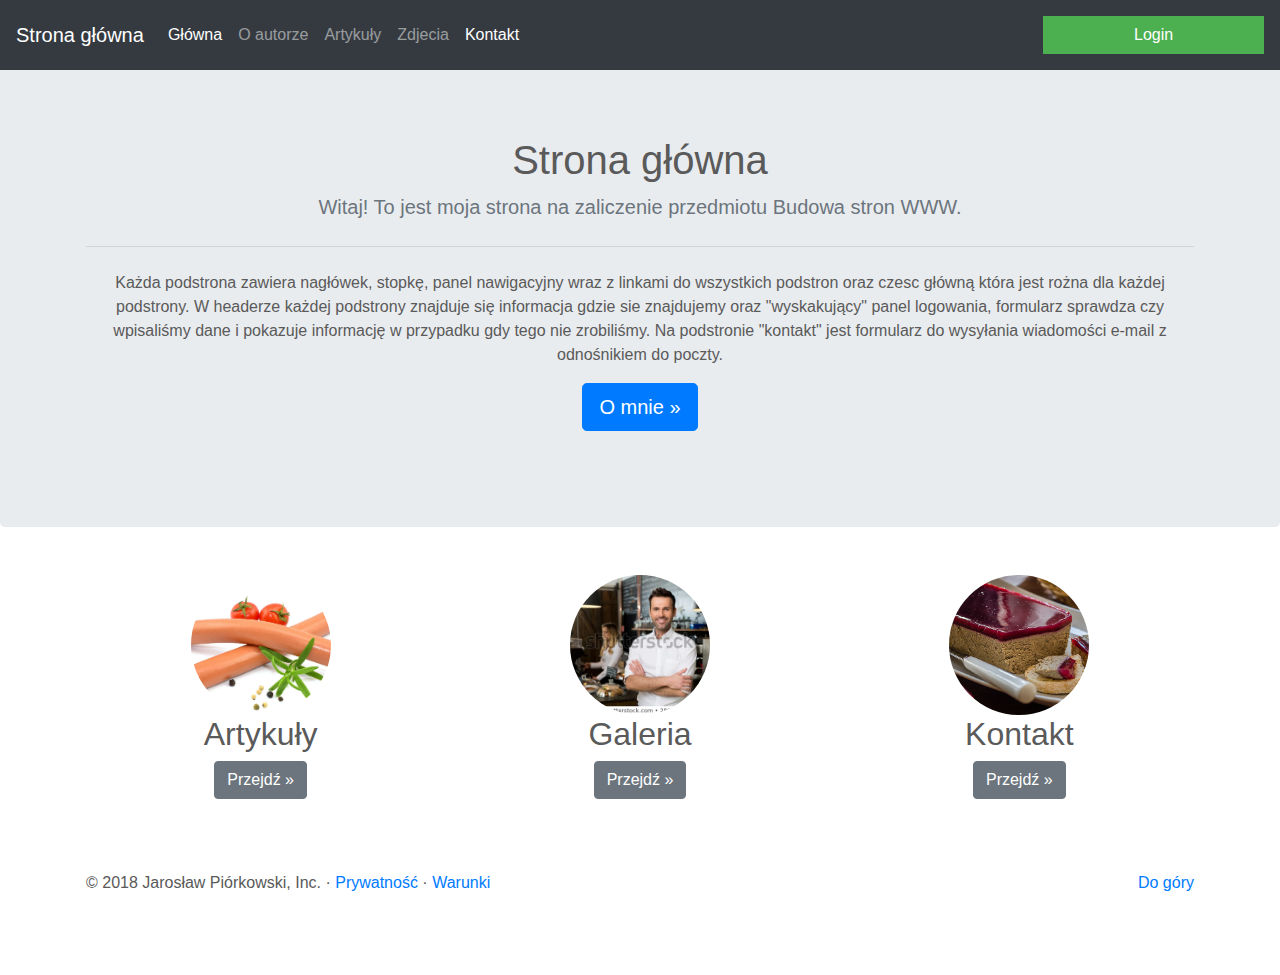
<file: index.html>
<!doctype html>
<html lang="en">
  <head>
    <meta charset="utf-8">
    <meta name="viewport" content="width=device-width, initial-scale=1, shrink-to-fit=no">
    <meta name="description" content="">
    <meta name="author" content="Jarosław Piórkowski">
    <link rel="icon" href="favicon.ico">

    <title>Budowa stron WWW Z3</title>

    <!-- Bootstrap core CSS -->
    <link href="dist/css/bootstrap.min.css" rel="stylesheet">

    <!-- Custom styles for this template -->
    <link href="assets/css/carousel.css" rel="stylesheet">
    <link href="assets/css/modal_login.css" rel="stylesheet">
  </head>
  <body>

    <header>
      <nav class="navbar navbar-expand-lg navbar-dark fixed-top bg-dark">
        <a class="navbar-brand" href="index.html">Strona główna</a>
        <button class="navbar-toggler" type="button" data-toggle="collapse" data-target="#navbarCollapse" aria-controls="navbarCollapse" aria-expanded="false" aria-label="Toggle navigation">
          <span class="navbar-toggler-icon"></span>
        </button>
        <div class="collapse navbar-collapse" id="navbarCollapse">
          <ul class="navbar-nav mr-auto">
            <li class="nav-item active">
              <a class="nav-link" href="index.html">Główna</a>
            </li>
            <li class="nav-item">
              <a class="nav-link" href="o_autorze.html">O autorze</a>
            </li>
			<li class="nav-item">
              <a class="nav-link" href="artykuly.html">Artykuły</a>
            </li>
			<li class="nav-item">
              <a class="nav-link" href="zdjecia.html">Zdjecia</a>
            </li>
			<li class="nav-item active">
              <a class="nav-link" href="kontakt.html">Kontakt<span class="sr-only">(current)</span></a>
            </li>
          </ul>
        <!-- Button to open the modal login form -->
		<button onclick="document.getElementById('id01').style.display='block'">Login</button>

			<!-- The Modal -->
			<div id="id01" class="modal">
			  <span onclick="document.getElementById('id01').style.display='none'"
			class="close" title="Close Modal">&times;</span>

			  <!-- Modal Content -->
			  <form class="modal-content animate" action="/action_page.php">

				<div class="container vertical-center">
				  <label for="uname"><b>Username</b></label>
				  <input type="text" placeholder="Enter Username" name="uname" required><br>

				  <label for="psw"><b>Password</b></label>
				  <input type="password" placeholder="Enter Password" name="psw" required><br>

				  <p><button type="submit" OnClick="return wezZaloguj()">Login</button>
				  <label>
					<input type="checkbox" checked="checked" name="remember"> Remember me
				  </label>
				</div>

				<div class="container" style="background-color:#f1f1f1">
				  <button type="button" onclick="document.getElementById('id01').style.display='none'" class="cancelbtn">Cancel</button>
				  <span class="psw">Forgot <a href="#">password?</a></span>
				</div>
			  </form>
			</div> 
        </div>
      </nav>
    </header>

    <main role="main">
	
	
		
	  <section class="jumbotron text-center">
        <div class="container">
          <h1 class="jumbotron-heading">Strona główna</h1>
          <p class="lead text-muted">Witaj! To jest moja strona na zaliczenie przedmiotu Budowa stron WWW.</p>
		  <hr class="my-4">
		  <p>Każda podstrona zawiera nagłówek, stopkę, panel nawigacyjny wraz z linkami do wszystkich podstron oraz czesc główną która jest rożna dla każdej podstrony. W headerze każdej podstrony znajduje się informacja gdzie sie znajdujemy oraz "wyskakujący" panel logowania, formularz sprawdza czy wpisaliśmy dane i pokazuje informację w przypadku gdy tego nie zrobiliśmy. Na podstronie "kontakt" jest formularz do wysyłania wiadomości e-mail z odnośnikiem do poczty.</p>
		  <p class="lead">
		  <a class="btn btn-primary btn-lg" href="o_autorze.html" role="button">O mnie &raquo;</a>
		  
        </div>
      </section>
	  
	  
	  
	 <!-- 
		  <div class="jumbotron">
		  <h1 class="display-4">Strona główna</h1>
		  <br>
		  <h1 class="lead">Witaj!</h1>
		  <p class="lead">To jest moja strona na zaliczenie pracy domowej z przedmiotu Budowa stron WWW.</p>
		  <hr class="my-4">
		  <p>Każda podstrona zawiera nagłówek, stopkę, panel nawigacyjny wraz z linkami do wszystkich podstron oraz czesc główną która jest rożna dla każdej podstrony. W headerze każdej podstrony znajduje się informacja gdzie sie znajdujemy.</p>
		  <p class="lead">
			<a class="btn btn-primary btn-lg" href="o_autorze.html" role="button">O mnie &raquo;</a>
		  </p>
		</div> 
	 -->
		
		
      <!-- 
	  
			<div id="myCarousel" class="carousel slide" data-ride="carousel" data-keyboard="true">
        <ol class="carousel-indicators">
          <li data-target="#myCarousel" data-slide-to="0" class="active"></li>
          <li data-target="#myCarousel" data-slide-to="1"></li>
          <li data-target="#myCarousel" data-slide-to="2"></li>
        </ol>
        <div class="carousel-inner">
          <div class="carousel-item active">
            <img class="first-slide" src="photo/bies1.jpg" alt="First slide" style="object-fit:cover">
            <div class="container">
              <div class="carousel-caption text-left">
                <h1>Rzucić wszystko...</h1>
                <p>... I wyjechać w Bieszczady! Bieszczady – grupa dwóch pasm górskich w łańcuchu Karpat. Pasma Bieszczadów znajdują się między Przełęczą Łupkowską (640 m n.p.m.) a Przełęczą Wyszkowską (933 m n.p.m.).</p>
                <p><a class="btn btn-lg btn-primary" href="#" role="button">Wyjedź!</a></p>
              </div>
            </div>
          </div>
          <div class="carousel-item">
            <img class="second-slide" src="photo/zam1.jpg" alt="Second slide" style="object-fit:cover">
            <div class="container">
              <div class="carousel-caption">
                <h1>Lubisz zamki? Mamy coś dla ciebie!</h1>
                <p>Zamek – zespół elementów warownych i budynków mieszkalnych powiązanych w zamknięty obwód obronny, powstały w ustroju feudalnym jako ośrodek władzy książęcej, siedziba możnowładcy, siedziba rycerza lub placówka militarna.</p>
                <p><a class="btn btn-lg btn-primary" href="#" role="button">Zobacz więcej</a></p>
              </div>
            </div>
          </div>
          <div class="carousel-item">
            <img class="third-slide" src="photo/morze1.jpg" alt="Third slide" style="object-fit:cover">
            <div class="container">
              <div class="carousel-caption text-right">
                <h1>A może morze?</h1>
                <p>Morze – naturalny zbiornik wodny, część oceanu, mniej lub bardziej wyraźnie oddzielona od pozostałych jego części brzegami kontynentu, wyspami lub wzniesieniem dna.</p>
                <p><a class="btn btn-lg btn-primary" href="#" role="button">Zobacz mniej</a></p>
              </div>
            </div>
          </div>
        </div>
        <a class="carousel-control-prev" href="#myCarousel" role="button" data-slide="prev">
          <span class="carousel-control-prev-icon" aria-hidden="true"></span>
          <span class="sr-only">Previous</span>
        </a>
        <a class="carousel-control-next" href="#myCarousel" role="button" data-slide="next">
          <span class="carousel-control-next-icon" aria-hidden="true"></span>
          <span class="sr-only">Next</span>
        </a>
      </div> 
	  
	  -->


      <!-- Marketing messaging and featurettes
      ================================================== -->
      <!-- Wrap the rest of the page in another container to center all the content. -->

      <div class="container marketing">

        <!-- Three columns of text below the carousel -->
        <div class="row">
          <div class="col-lg-4">
            <img class="rounded-circle" src="photo/par1.jpg" alt="Generic placeholder image" width="140" height="140" style="object-fit:cover">
            <h2>Artykuły</h2>
            <p><a class="btn btn-secondary" href="artykuly.html" role="button">Przejdź &raquo;</a></p>
          </div><!-- /.col-lg-4 -->
          <div class="col-lg-4">
            <img class="rounded-circle" src="photo/shut.jpg" alt="Generic placeholder image" width="140" height="140" style="object-fit:cover">
            <h2>Galeria</h2>
            <p><a class="btn btn-secondary" href="zdjecia.html" role="button">Przejdź &raquo;</a></p>
          </div><!-- /.col-lg-4 -->
          <div class="col-lg-4">
            <img class="rounded-circle" src="photo/pasz.jpg" alt="Generic placeholder image" width="140" height="140" style="object-fit:cover">
            <h2>Kontakt</h2>
            <p><a class="btn btn-secondary" href="kontakt.html" role="button">Przejdź &raquo;</a></p>
          </div><!-- /.col-lg-4 -->
        </div><!-- /.row -->

      </div><!-- /.container -->


      <!-- FOOTER -->
      <footer class="container">
        <p class="float-right"><a href="#">Do góry</a></p>
        <p>&copy; 2018 Jarosław Piórkowski, Inc. &middot; <a href="#">Prywatność</a> &middot; <a href="#">Warunki</a></p>
      </footer>
    </main>

    <!-- Bootstrap core JavaScript
    ================================================== -->
    <!-- Placed at the end of the document so the pages load faster -->
    <script src="https://code.jquery.com/jquery-3.3.1.slim.min.js" integrity="sha384-q8i/X+965DzO0rT7abK41JStQIAqVgRVzpbzo5smXKp4YfRvH+8abtTE1Pi6jizo" crossorigin="anonymous"></script>
    <script>window.jQuery || document.write('<script src="../../assets/js/vendor/jquery-slim.min.js"><\/script>')</script>
    <script src="assets/js/vendor/popper.min.js"></script>
    <script src="dist/js/bootstrap.min.js"></script>
    <!-- Just to make our placeholder images work. Don't actually copy the next line! -->
    <script src="assets/js/vendor/holder.min.js"></script>
	<script src="assets/js/javascript.js"></script>
  </body>
</html>
</file>
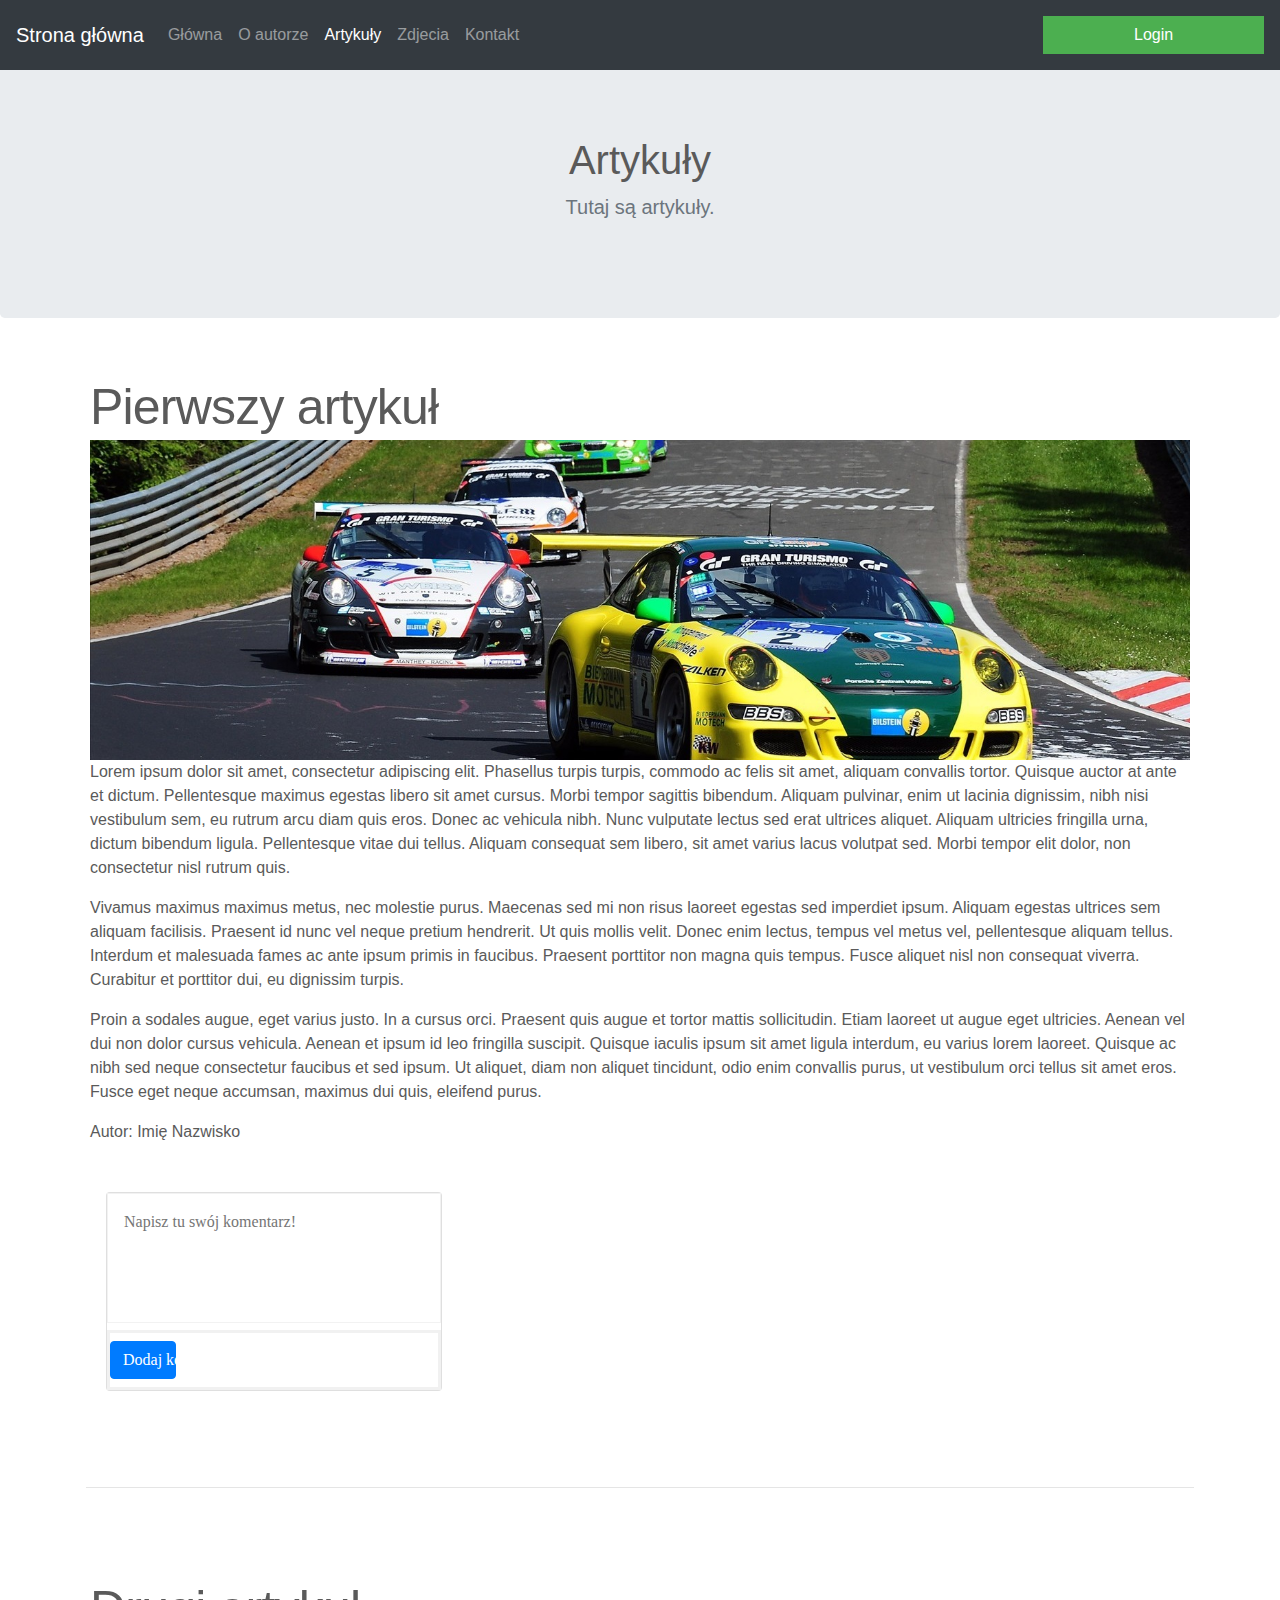
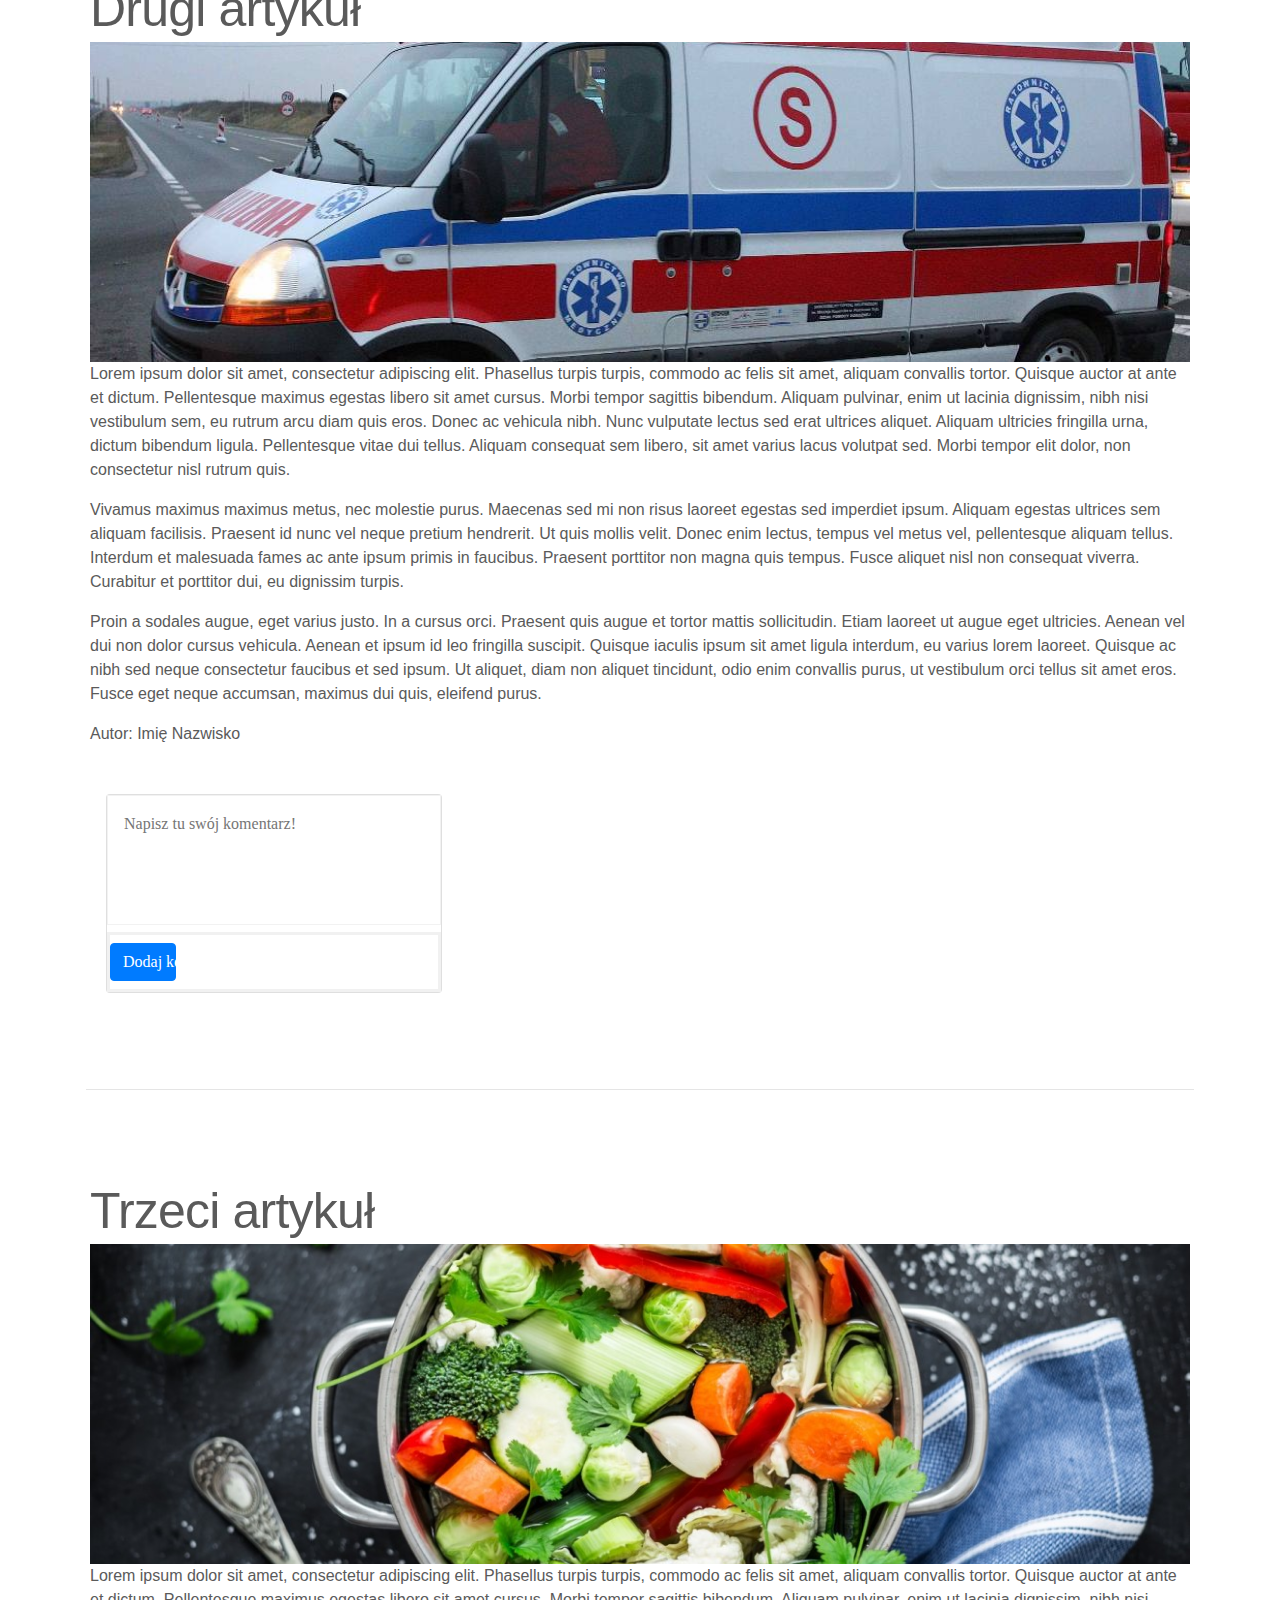
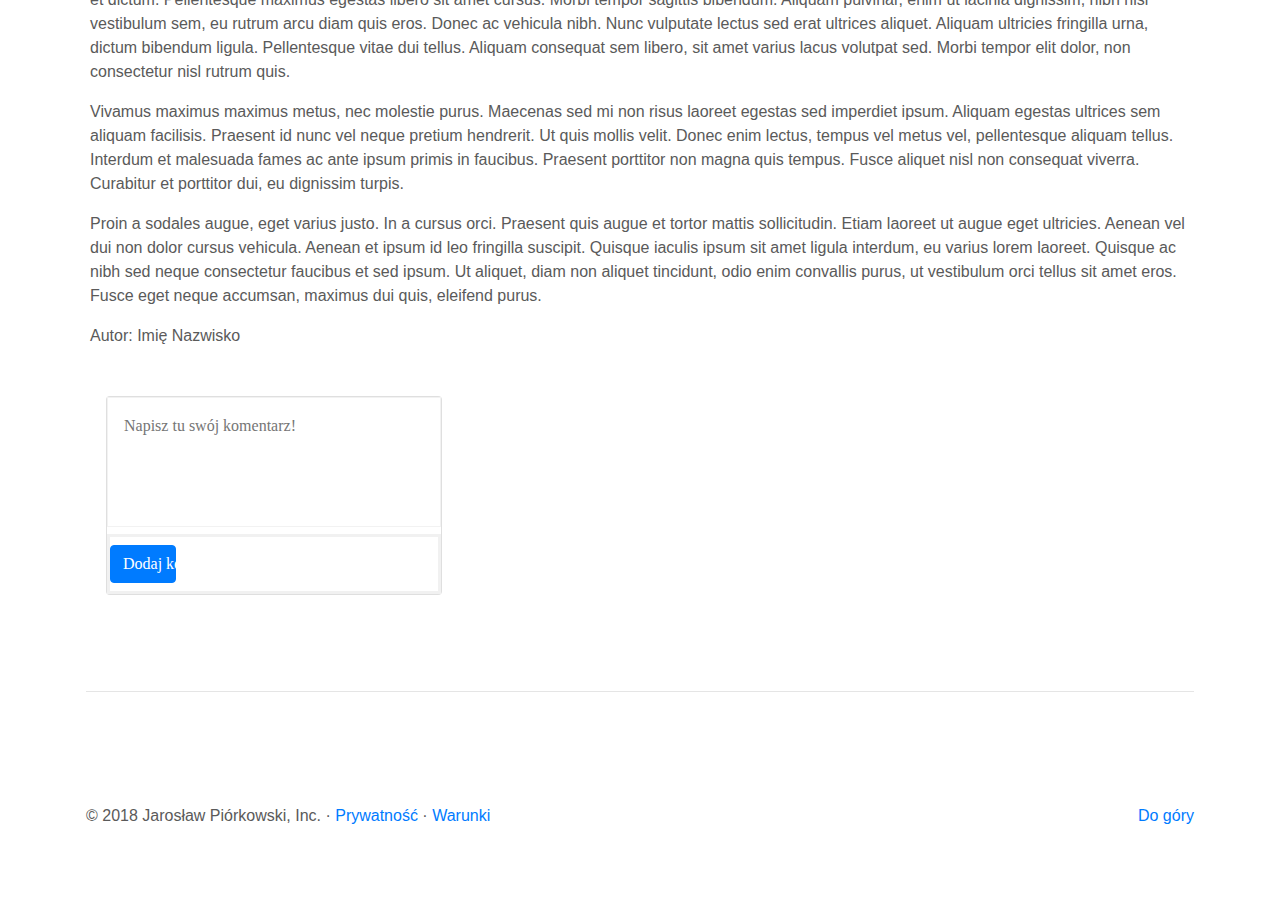
<file: artykuly.html>
<!doctype html>
<html lang="en">
  <head>
    <meta charset="utf-8">
    <meta name="viewport" content="width=device-width, initial-scale=1, shrink-to-fit=no">
    <meta name="description" content="">
    <meta name="author" content="Jarosław Piórkowski">
    <link rel="icon" href="favicon.ico">

    <title>Artykuły</title>

    <!-- Bootstrap core CSS -->
    <link href="dist/css/bootstrap.min.css" rel="stylesheet">

    <!-- Custom styles for this template -->
    <link href="assets/css/carousel.css" rel="stylesheet">
    <link href="assets/css/comment.css" rel="stylesheet">
    <link href="assets/css/modal_login.css" rel="stylesheet">
	
  </head>
  
  <body>

    <header>
      <nav class="navbar navbar-expand-lg navbar-dark fixed-top bg-dark">
        <a class="navbar-brand" href="index.html">Strona główna</a>
        <button class="navbar-toggler" type="button" data-toggle="collapse" data-target="#navbarCollapse" aria-controls="navbarCollapse" aria-expanded="false" aria-label="Toggle navigation">
          <span class="navbar-toggler-icon"></span>
        </button>
        <div class="collapse navbar-collapse" id="navbarCollapse">
          <ul class="navbar-nav mr-auto">
            <li class="nav-item">
              <a class="nav-link" href="index.html">Główna</a>
            </li>
            <li class="nav-item">
              <a class="nav-link" href="o_autorze.html">O autorze</a>
            </li>
			<li class="nav-item active">
              <a class="nav-link" href="artykuly.html">Artykuły</a>
            </li>
			<li class="nav-item">
              <a class="nav-link" href="zdjecia.html">Zdjecia</a>
            </li>
			<li class="nav-item">
              <a class="nav-link" href="kontakt.html">Kontakt<span class="sr-only">(current)</span></a>
            </li>
          </ul>
        <!-- Button to open the modal login form -->
		<button onclick="document.getElementById('id01').style.display='block'">Login</button>

			<!-- The Modal -->
			<div id="id01" class="modal">
			  <span onclick="document.getElementById('id01').style.display='none'"
			class="close" title="Close Modal">&times;</span>

			  <!-- Modal Content -->
			  <form class="modal-content animate" action="/action_page.php">

				<div class="container vertical-center">
				  <label for="uname"><b>Username</b></label>
				  <input type="text" placeholder="Enter Username" name="uname" required><br>

				  <label for="psw"><b>Password</b></label>
				  <input type="password" placeholder="Enter Password" name="psw" required><br>

				  <p><button type="submit" OnClick="return wezZaloguj()">Login</button>
				  <label>
					<input type="checkbox" checked="checked" name="remember"> Remember me
				  </label>
				</div>

				<div class="container" style="background-color:#f1f1f1">
				  <button type="button" onclick="document.getElementById('id01').style.display='none'" class="cancelbtn">Cancel</button>
				  <span class="psw">Forgot <a href="#">password?</a></span>
				</div>
			  </form>
			</div> 
        </div>
      </nav>
    </header>

    <main role="main">

		<section class="jumbotron text-center">
			<div class="container">
			  <h1 class="jumbotron-heading">Artykuły</h1>
			  <p class="lead text-muted">Tutaj są artykuły.</p>
			</div>
		</section>
	  
	  
      <div class="container marketing">

        <div class="row featurette mx-1">
			<h2 class="featurette-heading">Pierwszy artykuł <br></h2>
			<img src="photo/zakopianka.jpg" alt="LoL" style="width:100%; object-fit:cover;">
			<p>Lorem ipsum dolor sit amet, consectetur adipiscing elit. Phasellus turpis turpis, commodo ac felis sit amet, aliquam convallis tortor. Quisque auctor at ante et dictum. Pellentesque maximus egestas libero sit amet cursus. Morbi tempor sagittis bibendum. Aliquam pulvinar, enim ut lacinia dignissim, nibh nisi vestibulum sem, eu rutrum arcu diam quis eros. Donec ac vehicula nibh. Nunc vulputate lectus sed erat ultrices aliquet. Aliquam ultricies fringilla urna, dictum bibendum ligula. Pellentesque vitae dui tellus. Aliquam consequat sem libero, sit amet varius lacus volutpat sed. Morbi tempor elit dolor, non consectetur nisl rutrum quis.</p>
			<p>Vivamus maximus maximus metus, nec molestie purus. Maecenas sed mi non risus laoreet egestas sed imperdiet ipsum. Aliquam egestas ultrices sem aliquam facilisis. Praesent id nunc vel neque pretium hendrerit. Ut quis mollis velit. Donec enim lectus, tempus vel metus vel, pellentesque aliquam tellus. Interdum et malesuada fames ac ante ipsum primis in faucibus. Praesent porttitor non magna quis tempus. Fusce aliquet nisl non consequat viverra. Curabitur et porttitor dui, eu dignissim turpis.</p>
			<p>Proin a sodales augue, eget varius justo. In a cursus orci. Praesent quis augue et tortor mattis sollicitudin. Etiam laoreet ut augue eget ultricies. Aenean vel dui non dolor cursus vehicula. Aenean et ipsum id leo fringilla suscipit. Quisque iaculis ipsum sit amet ligula interdum, eu varius lorem laoreet. Quisque ac nibh sed neque consectetur faucibus et sed ipsum. Ut aliquet, diam non aliquet tincidunt, odio enim convallis purus, ut vestibulum orci tellus sit amet eros. Fusce eget neque accumsan, maximus dui quis, eleifend purus.</p>
			<p>Autor: Imię Nazwisko</p>
			
			<div class="container pb-cmnt-container">
				<div class="row">
					<div class="col-md-4 ">
						<div class="card card-info">
							<div class="card-block">
								<textarea placeholder="Napisz tu swój komentarz!" class="pb-cmnt-textarea"></textarea>
								<form class="form-inline">
									<button class="btn btn-primary float-xs-right" type="button">Dodaj komentarz</button>
								</form>
							</div>
						</div>
					</div>
				</div>
			</div>
		</div>

        <hr class="featurette-divider">

        <div class="row featurette mx-1">
			<h2 class="featurette-heading">Drugi artykuł <br></h2>
			<img src="photo/karetka.jpg" alt="LoL" style="width:100%; object-fit:cover;">
			<p>Lorem ipsum dolor sit amet, consectetur adipiscing elit. Phasellus turpis turpis, commodo ac felis sit amet, aliquam convallis tortor. Quisque auctor at ante et dictum. Pellentesque maximus egestas libero sit amet cursus. Morbi tempor sagittis bibendum. Aliquam pulvinar, enim ut lacinia dignissim, nibh nisi vestibulum sem, eu rutrum arcu diam quis eros. Donec ac vehicula nibh. Nunc vulputate lectus sed erat ultrices aliquet. Aliquam ultricies fringilla urna, dictum bibendum ligula. Pellentesque vitae dui tellus. Aliquam consequat sem libero, sit amet varius lacus volutpat sed. Morbi tempor elit dolor, non consectetur nisl rutrum quis.</p>
			<p>Vivamus maximus maximus metus, nec molestie purus. Maecenas sed mi non risus laoreet egestas sed imperdiet ipsum. Aliquam egestas ultrices sem aliquam facilisis. Praesent id nunc vel neque pretium hendrerit. Ut quis mollis velit. Donec enim lectus, tempus vel metus vel, pellentesque aliquam tellus. Interdum et malesuada fames ac ante ipsum primis in faucibus. Praesent porttitor non magna quis tempus. Fusce aliquet nisl non consequat viverra. Curabitur et porttitor dui, eu dignissim turpis.</p>
			<p>Proin a sodales augue, eget varius justo. In a cursus orci. Praesent quis augue et tortor mattis sollicitudin. Etiam laoreet ut augue eget ultricies. Aenean vel dui non dolor cursus vehicula. Aenean et ipsum id leo fringilla suscipit. Quisque iaculis ipsum sit amet ligula interdum, eu varius lorem laoreet. Quisque ac nibh sed neque consectetur faucibus et sed ipsum. Ut aliquet, diam non aliquet tincidunt, odio enim convallis purus, ut vestibulum orci tellus sit amet eros. Fusce eget neque accumsan, maximus dui quis, eleifend purus.</p>
			<p>Autor: Imię Nazwisko</p>
			
			<div class="container pb-cmnt-container">
				<div class="row">
					<div class="col-md-4 ">
						<div class="card card-info">
							<div class="card-block">
								<textarea placeholder="Napisz tu swój komentarz!" class="pb-cmnt-textarea"></textarea>
								<form class="form-inline">
									<button class="btn btn-primary float-xs-right" type="button">Dodaj komentarz</button>
								</form>
							</div>
						</div>
					</div>
				</div>
			</div>
		</div>

        <hr class="featurette-divider">

        <div class="row featurette mx-1">
			<h2 class="featurette-heading">Trzeci artykuł <br></h2>
			<img src="photo/gotowanie.jpg" alt="LoL" style="width:100%; object-fit:cover;">
			<p>Lorem ipsum dolor sit amet, consectetur adipiscing elit. Phasellus turpis turpis, commodo ac felis sit amet, aliquam convallis tortor. Quisque auctor at ante et dictum. Pellentesque maximus egestas libero sit amet cursus. Morbi tempor sagittis bibendum. Aliquam pulvinar, enim ut lacinia dignissim, nibh nisi vestibulum sem, eu rutrum arcu diam quis eros. Donec ac vehicula nibh. Nunc vulputate lectus sed erat ultrices aliquet. Aliquam ultricies fringilla urna, dictum bibendum ligula. Pellentesque vitae dui tellus. Aliquam consequat sem libero, sit amet varius lacus volutpat sed. Morbi tempor elit dolor, non consectetur nisl rutrum quis.</p>
			<p>Vivamus maximus maximus metus, nec molestie purus. Maecenas sed mi non risus laoreet egestas sed imperdiet ipsum. Aliquam egestas ultrices sem aliquam facilisis. Praesent id nunc vel neque pretium hendrerit. Ut quis mollis velit. Donec enim lectus, tempus vel metus vel, pellentesque aliquam tellus. Interdum et malesuada fames ac ante ipsum primis in faucibus. Praesent porttitor non magna quis tempus. Fusce aliquet nisl non consequat viverra. Curabitur et porttitor dui, eu dignissim turpis.</p>
			<p>Proin a sodales augue, eget varius justo. In a cursus orci. Praesent quis augue et tortor mattis sollicitudin. Etiam laoreet ut augue eget ultricies. Aenean vel dui non dolor cursus vehicula. Aenean et ipsum id leo fringilla suscipit. Quisque iaculis ipsum sit amet ligula interdum, eu varius lorem laoreet. Quisque ac nibh sed neque consectetur faucibus et sed ipsum. Ut aliquet, diam non aliquet tincidunt, odio enim convallis purus, ut vestibulum orci tellus sit amet eros. Fusce eget neque accumsan, maximus dui quis, eleifend purus.</p>
			<p>Autor: Imię Nazwisko</p>
			
			<div class="container pb-cmnt-container">
				<div class="row">
					<div class="col-md-4 ">
						<div class="card card-info">
							<div class="card-block">
								<textarea placeholder="Napisz tu swój komentarz!" class="pb-cmnt-textarea"></textarea>
								<form class="form-inline">
									<button class="btn btn-primary float-xs-right" type="button">Dodaj komentarz</button>
								</form>
							</div>
						</div>
					</div>
				</div>
			</div>
		</div>

        <hr class="featurette-divider">

        <!-- /END THE FEATURETTES -->

      </div><!-- /.container -->


      <!-- FOOTER -->
      <footer class="container">
        <p class="float-right"><a href="#">Do góry</a></p>
        <p>&copy; 2018 Jarosław Piórkowski, Inc. &middot; <a href="#">Prywatność</a> &middot; <a href="#">Warunki</a></p>
      </footer>
    </main>

    <!-- Bootstrap core JavaScript
    ================================================== -->
    <!-- Placed at the end of the document so the pages load faster -->
    <script src="https://code.jquery.com/jquery-3.3.1.slim.min.js" integrity="sha384-q8i/X+965DzO0rT7abK41JStQIAqVgRVzpbzo5smXKp4YfRvH+8abtTE1Pi6jizo" crossorigin="anonymous"></script>
    <script>window.jQuery || document.write('<script src="../../assets/js/vendor/jquery-slim.min.js"><\/script>')</script>
    <script src="assets/js/vendor/popper.min.js"></script>
    <script src="dist/js/bootstrap.min.js"></script>
	<script src="assets/js/javascript.js"></script>
  </body>
</html>
</file>
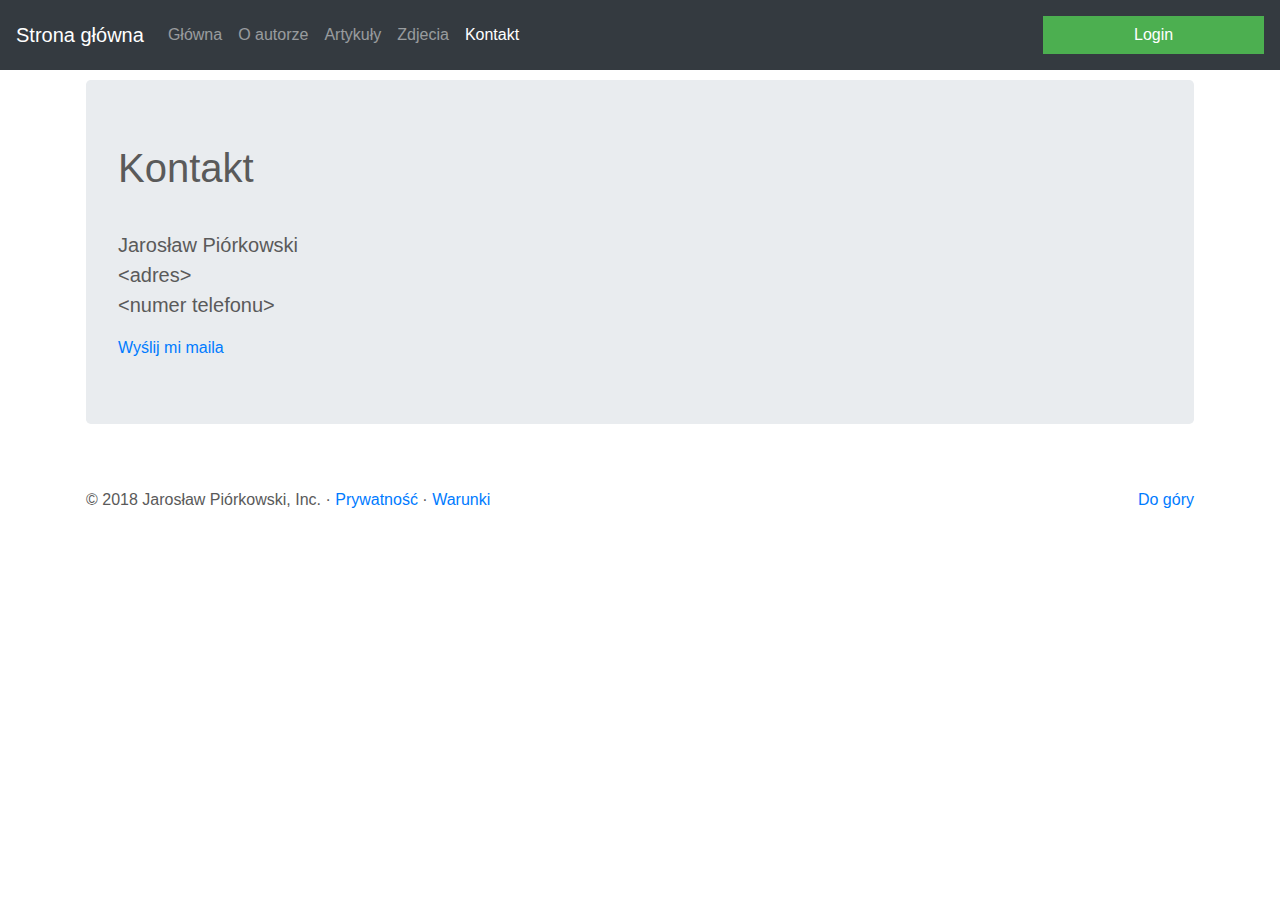
<file: kontakt.html>
<!doctype html>
<html lang="en">
  <head>
    <meta charset="utf-8">
    <meta name="viewport" content="width=device-width, initial-scale=1, shrink-to-fit=no">
    <meta name="description" content="">
    <meta name="author" content="Jarosław Piórkowski">
    <link rel="icon" href="favicon.ico">

    <title>Kontakt</title>

    <!-- Bootstrap core CSS -->
    <link href="dist/css/bootstrap.min.css" rel="stylesheet">

    <!-- Custom styles for this template -->
    <link href="assets/css/carousel.css" rel="stylesheet">
    <link href="assets/css/modal_login.css" rel="stylesheet">
  </head>
  <body>

    <header>
      <nav class="navbar navbar-expand-lg navbar-dark fixed-top bg-dark">
        <a class="navbar-brand" href="index.html">Strona główna</a>
        <button class="navbar-toggler" type="button" data-toggle="collapse" data-target="#navbarCollapse" aria-controls="navbarCollapse" aria-expanded="false" aria-label="Toggle navigation">
          <span class="navbar-toggler-icon"></span>
        </button>
        <div class="collapse navbar-collapse" id="navbarCollapse">
          <ul class="navbar-nav mr-auto">
            <li class="nav-item">
              <a class="nav-link" href="index.html">Główna</a>
            </li>
            <li class="nav-item">
              <a class="nav-link" href="o_autorze.html">O autorze</a>
            </li>
			<li class="nav-item">
              <a class="nav-link" href="artykuly.html">Artykuły</a>
            </li>
			<li class="nav-item">
              <a class="nav-link" href="zdjecia.html">Zdjecia</a>
            </li>
			<li class="nav-item active">
              <a class="nav-link" href="kontakt.html">Kontakt<span class="sr-only">(current)</span></a>
            </li>
          </ul>
        <!-- Button to open the modal login form -->
		<button onclick="document.getElementById('id01').style.display='block'">Login</button>

			<!-- The Modal -->
			<div id="id01" class="modal">
			  <span onclick="document.getElementById('id01').style.display='none'"
			class="close" title="Close Modal">&times;</span>

			  <!-- Modal Content -->
			  <form class="modal-content animate" action="/action_page.php">

				<div class="container vertical-center">
				  <label for="uname"><b>Username</b></label>
				  <input type="text" placeholder="Enter Username" name="uname" required><br>

				  <label for="psw"><b>Password</b></label>
				  <input type="password" placeholder="Enter Password" name="psw" required><br>

				  <p><button type="submit" OnClick="return wezZaloguj()">Login</button>
				  <label>
					<input type="checkbox" checked="checked" name="remember"> Remember me
				  </label>
				</div>

				<div class="container" style="background-color:#f1f1f1">
				  <button type="button" onclick="document.getElementById('id01').style.display='none'" class="cancelbtn">Cancel</button>
				  <span class="psw">Forgot <a href="#">password?</a></span>
				</div>
			  </form>
			</div> 
        </div>
      </nav>
    </header>

	<!-- MAIN -->
	
    <main role="main">

        <div class="container pt-4">
          <div class="jumbotron">
            <h1 class="heading">Kontakt<br></h1>
            <p class="lead">
				<br>Jarosław Piórkowski
				<br> &#60adres>
				<br> &#60numer telefonu>
			</p>
			<a href="mailto:adresimail@costam.com">Wyślij mi maila</a>
			</div>
        </div>

      </div><!-- /.container -->
	
	
	  <!-- FOOTER -->
      <footer class="container">
        <p class="float-right"><a href="#">Do góry</a></p>
        <p>&copy; 2018 Jarosław Piórkowski, Inc. &middot; <a href="#">Prywatność</a> &middot; <a href="#">Warunki</a></p>
      </footer>
    </main>

    <!-- Bootstrap core JavaScript
    ================================================== -->
    <!-- Placed at the end of the document so the pages load faster -->
    <script src="https://code.jquery.com/jquery-3.3.1.slim.min.js" integrity="sha384-q8i/X+965DzO0rT7abK41JStQIAqVgRVzpbzo5smXKp4YfRvH+8abtTE1Pi6jizo" crossorigin="anonymous"></script>
    <script>window.jQuery || document.write('<script src="../../assets/js/vendor/jquery-slim.min.js"><\/script>')</script>
    <script src="assets/js/vendor/popper.min.js"></script>
    <script src="dist/js/bootstrap.min.js"></script>
	<script src="assets/js/javascript.js"></script>
  </body>
</html>
</file>
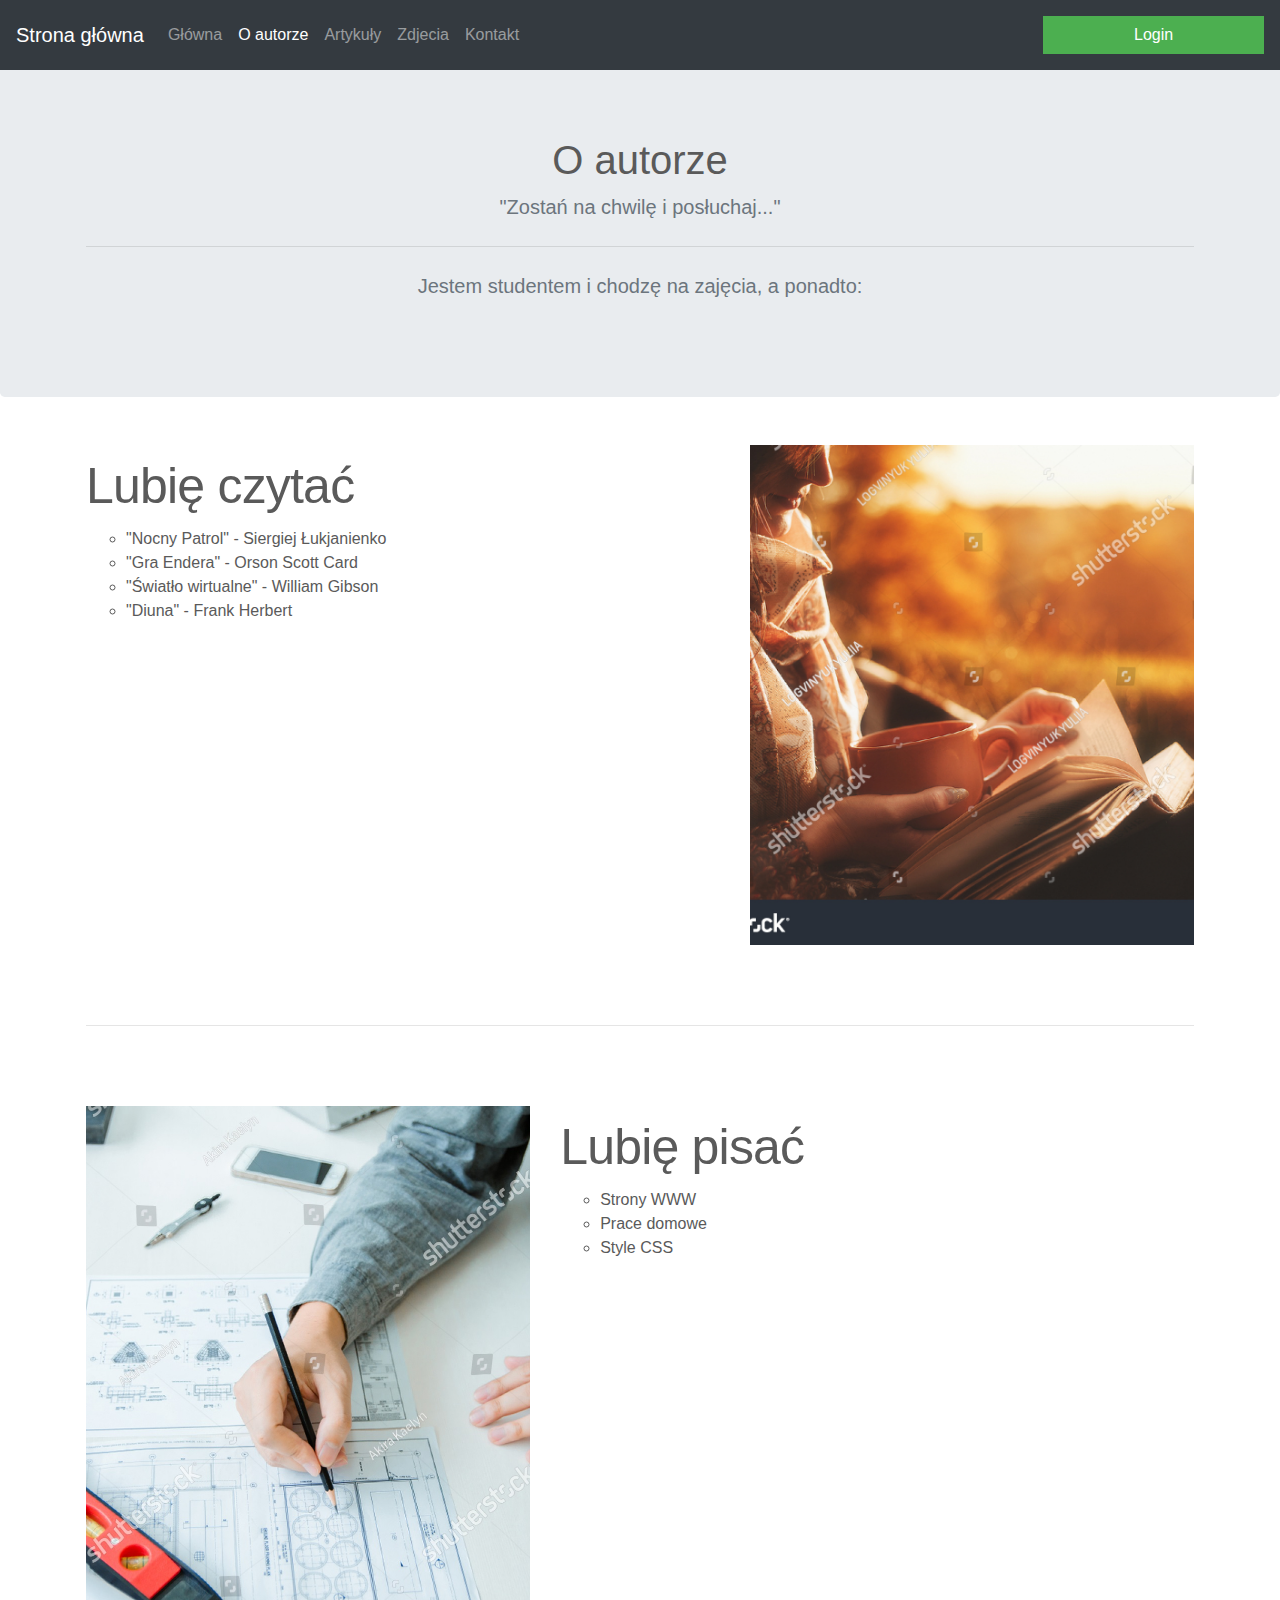
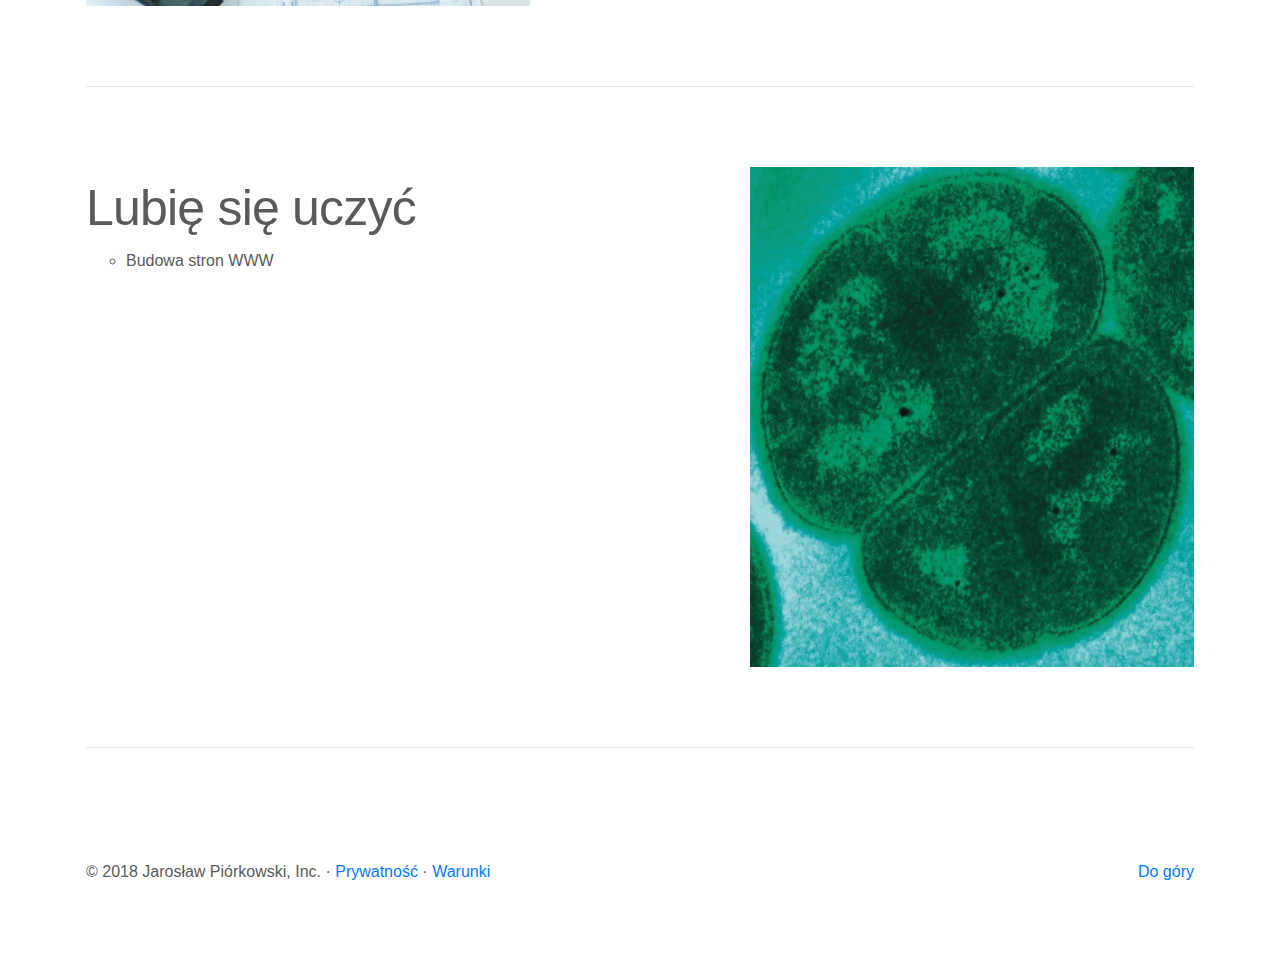
<file: o_autorze.html>
<!doctype html>
<html lang="en">
  <head>
    <meta charset="utf-8">
    <meta name="viewport" content="width=device-width, initial-scale=1, shrink-to-fit=no">
    <meta name="description" content="">
    <meta name="author" content="Jarosław Piórkowski">
    <link rel="icon" href="favicon.ico">

    <title>O autorze</title>

    <!-- Bootstrap core CSS -->
    <link href="dist/css/bootstrap.min.css" rel="stylesheet">

    <!-- Custom styles for this template -->
    <link href="assets/css/carousel.css" rel="stylesheet">
    <link href="assets/css/modal_login.css" rel="stylesheet">
  </head>
  <body>

    <header>
      <nav class="navbar navbar-expand-lg navbar-dark fixed-top bg-dark">
        <a class="navbar-brand" href="index.html">Strona główna</a>
        <button class="navbar-toggler" type="button" data-toggle="collapse" data-target="#navbarCollapse" aria-controls="navbarCollapse" aria-expanded="false" aria-label="Toggle navigation">
          <span class="navbar-toggler-icon"></span>
        </button>
        <div class="collapse navbar-collapse" id="navbarCollapse">
          <ul class="navbar-nav mr-auto">
            <li class="nav-item">
              <a class="nav-link" href="index.html">Główna</a>
            </li>
            <li class="nav-item active">
              <a class="nav-link" href="o_autorze.html">O autorze</a>
            </li>
			<li class="nav-item">
              <a class="nav-link" href="artykuly.html">Artykuły</a>
            </li>
			<li class="nav-item">
              <a class="nav-link" href="zdjecia.html">Zdjecia</a>
            </li>
			<li class="nav-item">
              <a class="nav-link" href="kontakt.html">Kontakt<span class="sr-only">(current)</span></a>
            </li>
          </ul>
        <!-- Button to open the modal login form -->
		<button onclick="document.getElementById('id01').style.display='block'">Login</button>

			<!-- The Modal -->
			<div id="id01" class="modal">
			  <span onclick="document.getElementById('id01').style.display='none'"
			class="close" title="Close Modal">&times;</span>

			  <!-- Modal Content -->
			  <form class="modal-content animate" action="/action_page.php">

				<div class="container vertical-center">
				  <label for="uname"><b>Username</b></label>
				  <input type="text" placeholder="Enter Username" name="uname" required><br>

				  <label for="psw"><b>Password</b></label>
				  <input type="password" placeholder="Enter Password" name="psw" required><br>

				  <p><button type="submit" OnClick="return wezZaloguj()">Login</button>
				  <label>
					<input type="checkbox" checked="checked" name="remember"> Remember me
				  </label>
				</div>

				<div class="container" style="background-color:#f1f1f1">
				  <button type="button" onclick="document.getElementById('id01').style.display='none'" class="cancelbtn">Cancel</button>
				  <span class="psw">Forgot <a href="#">password?</a></span>
				</div>
			  </form>
			</div> 
        </div>
      </nav>
    </header>

    <main role="main">

	  <section class="jumbotron text-center">
        <div class="container">
          <h1 class="jumbotron-heading">O autorze</h1>
		  <p class="lead text-muted">"Zostań na chwilę i posłuchaj..."</p>	
		  <hr class="my-4">	
		  <p class="lead text-muted">Jestem studentem i chodzę na zajęcia, a ponadto:</p>	  
        </div>
      </section>
	  

      <div class="container marketing">

        <div class="row featurette">
          <div class="col-md-7">
            <h2 class="featurette-heading">Lubię czytać <br></h2>
            <p class="lead">
				<ul class="a">
					<li>"Nocny Patrol" - Siergiej Łukjanienko</li>
					<li>"Gra Endera" - Orson Scott Card</li>
					<li>"Światło wirtualne" - William Gibson</li>
					<li>"Diuna" - Frank Herbert</li>
				</ul>
			</p>
          </div>
          <div class="col-md-5">
            <img class="embed-responsive embed-responsive-3by4" src="photo/book.jpg" alt="Generic placeholder image" width="auto" height="500" style="object-fit:cover">
          </div>
        </div>

        <hr class="featurette-divider">

        <div class="row featurette">
          <div class="col-md-7 order-md-2">
            <h2 class="featurette-heading">Lubię pisać <br></h2>
            <p class="lead">
				<ul class="a">
					<li>Strony WWW</li>
					<li>Prace domowe</li>
					<li>Style CSS</li>
				</ul>
			</p>
		  </div>
          <div class="col-md-5 order-md-1">
            <img class="embed-responsive embed-responsive-3by4" src="photo/jeden.jpg" alt="Generic placeholder image" width="auto" height="500" style="object-fit:cover">
          </div>
        </div>

        <hr class="featurette-divider">

        <div class="row featurette">
          <div class="col-md-7">
            <h2 class="featurette-heading">Lubię się uczyć <br></h2>
            <p class="lead">
				<ul class="a">
					<li>Budowa stron WWW</li>
				</ul>
			</p>
		  </div>
          <div class="col-md-5">
            <img class="embed-responsive embed-responsive-3by4" src="photo/ostatni.jpg" alt="Generic placeholder image" width="auto" height="500" style="object-fit:cover" >
          </div>
        </div>

        <hr class="featurette-divider">

        <!-- /END THE FEATURETTES -->

      </div><!-- /.container -->


      <!-- FOOTER -->
      <footer class="container">
        <p class="float-right"><a href="#">Do góry</a></p>
        <p>&copy; 2018 Jarosław Piórkowski, Inc. &middot; <a href="#">Prywatność</a> &middot; <a href="#">Warunki</a></p>
      </footer>
    </main>

    <!-- Bootstrap core JavaScript
    ================================================== -->
    <!-- Placed at the end of the document so the pages load faster -->
    <script src="https://code.jquery.com/jquery-3.3.1.slim.min.js" integrity="sha384-q8i/X+965DzO0rT7abK41JStQIAqVgRVzpbzo5smXKp4YfRvH+8abtTE1Pi6jizo" crossorigin="anonymous"></script>
    <script>window.jQuery || document.write('<script src="../../assets/js/vendor/jquery-slim.min.js"><\/script>')</script>
    <script src="assets/js/vendor/popper.min.js"></script>
    <script src="dist/js/bootstrap.min.js"></script>
    <!-- Just to make our placeholder images work. Don't actually copy the next line! -->
    <script src="assets/js/vendor/holder.min.js"></script>
	<script src="assets/js/javascript.js"></script>
  </body>
</html>
</file>
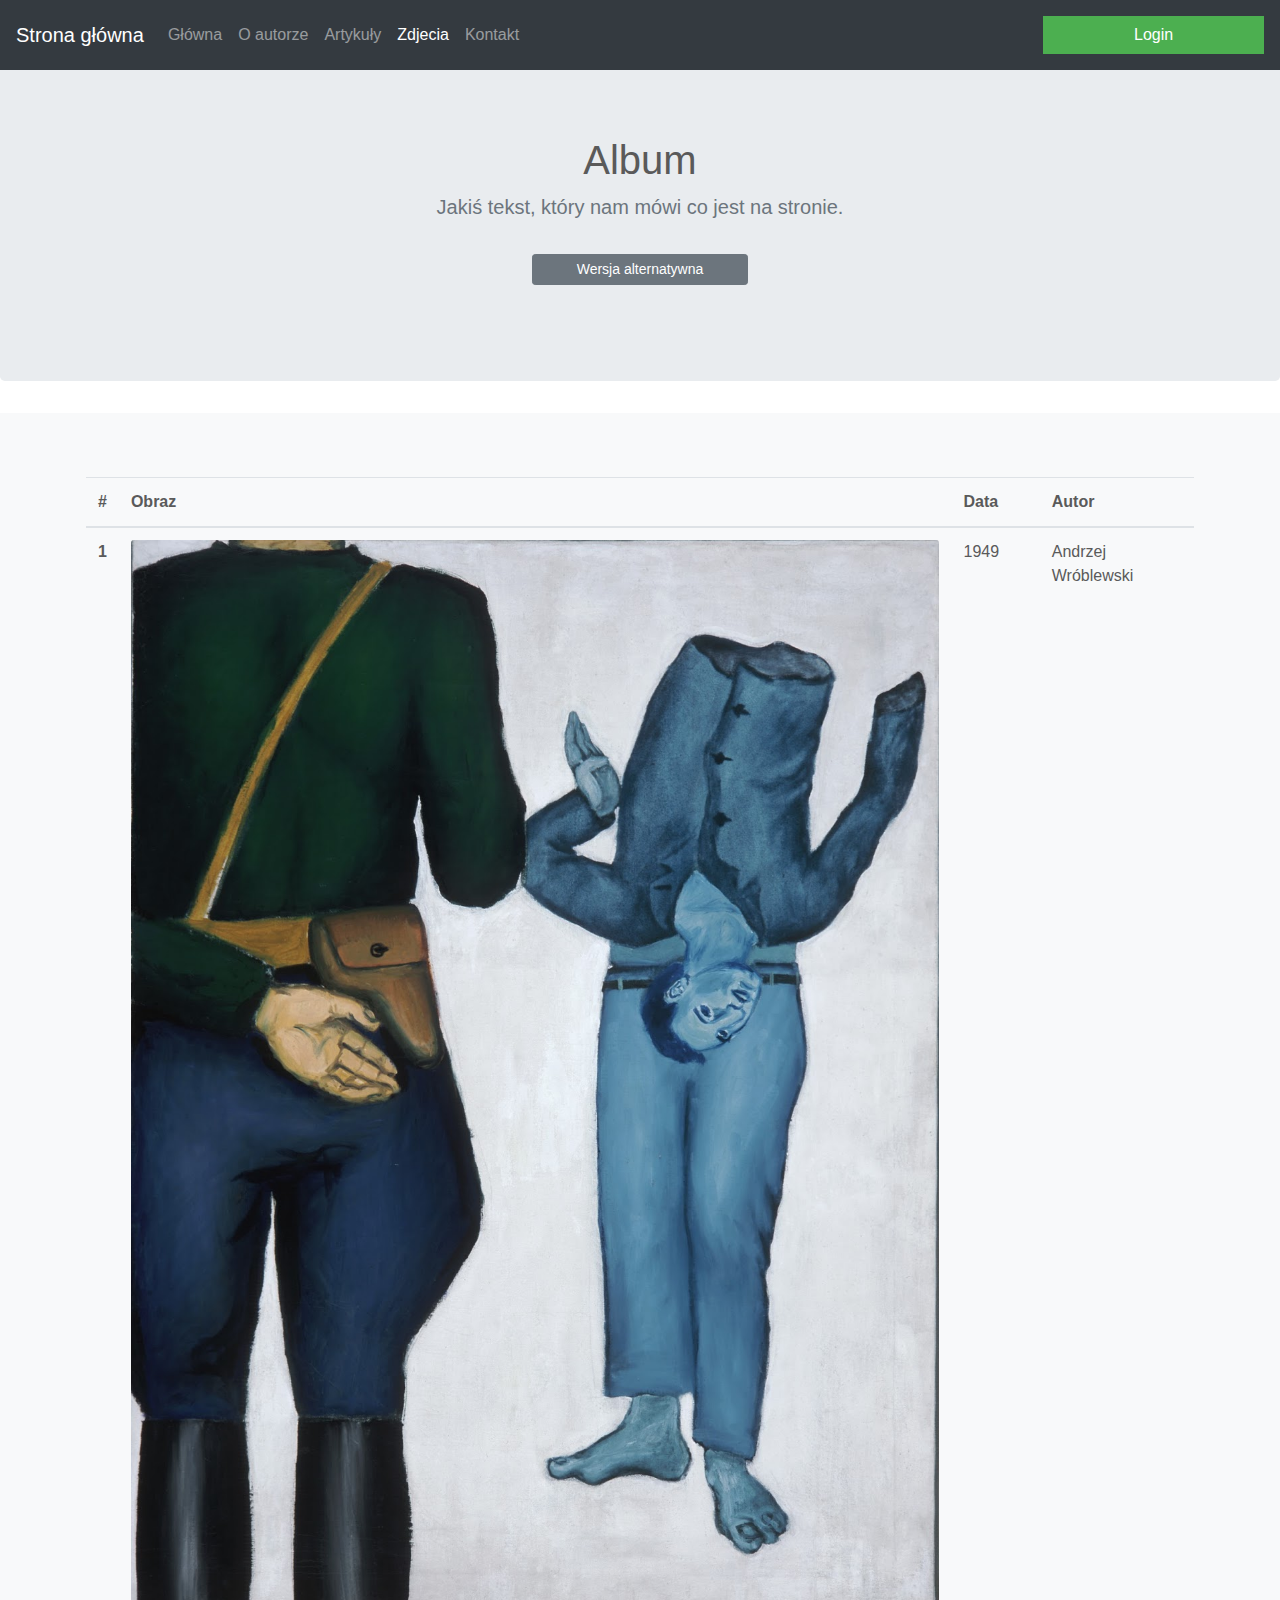
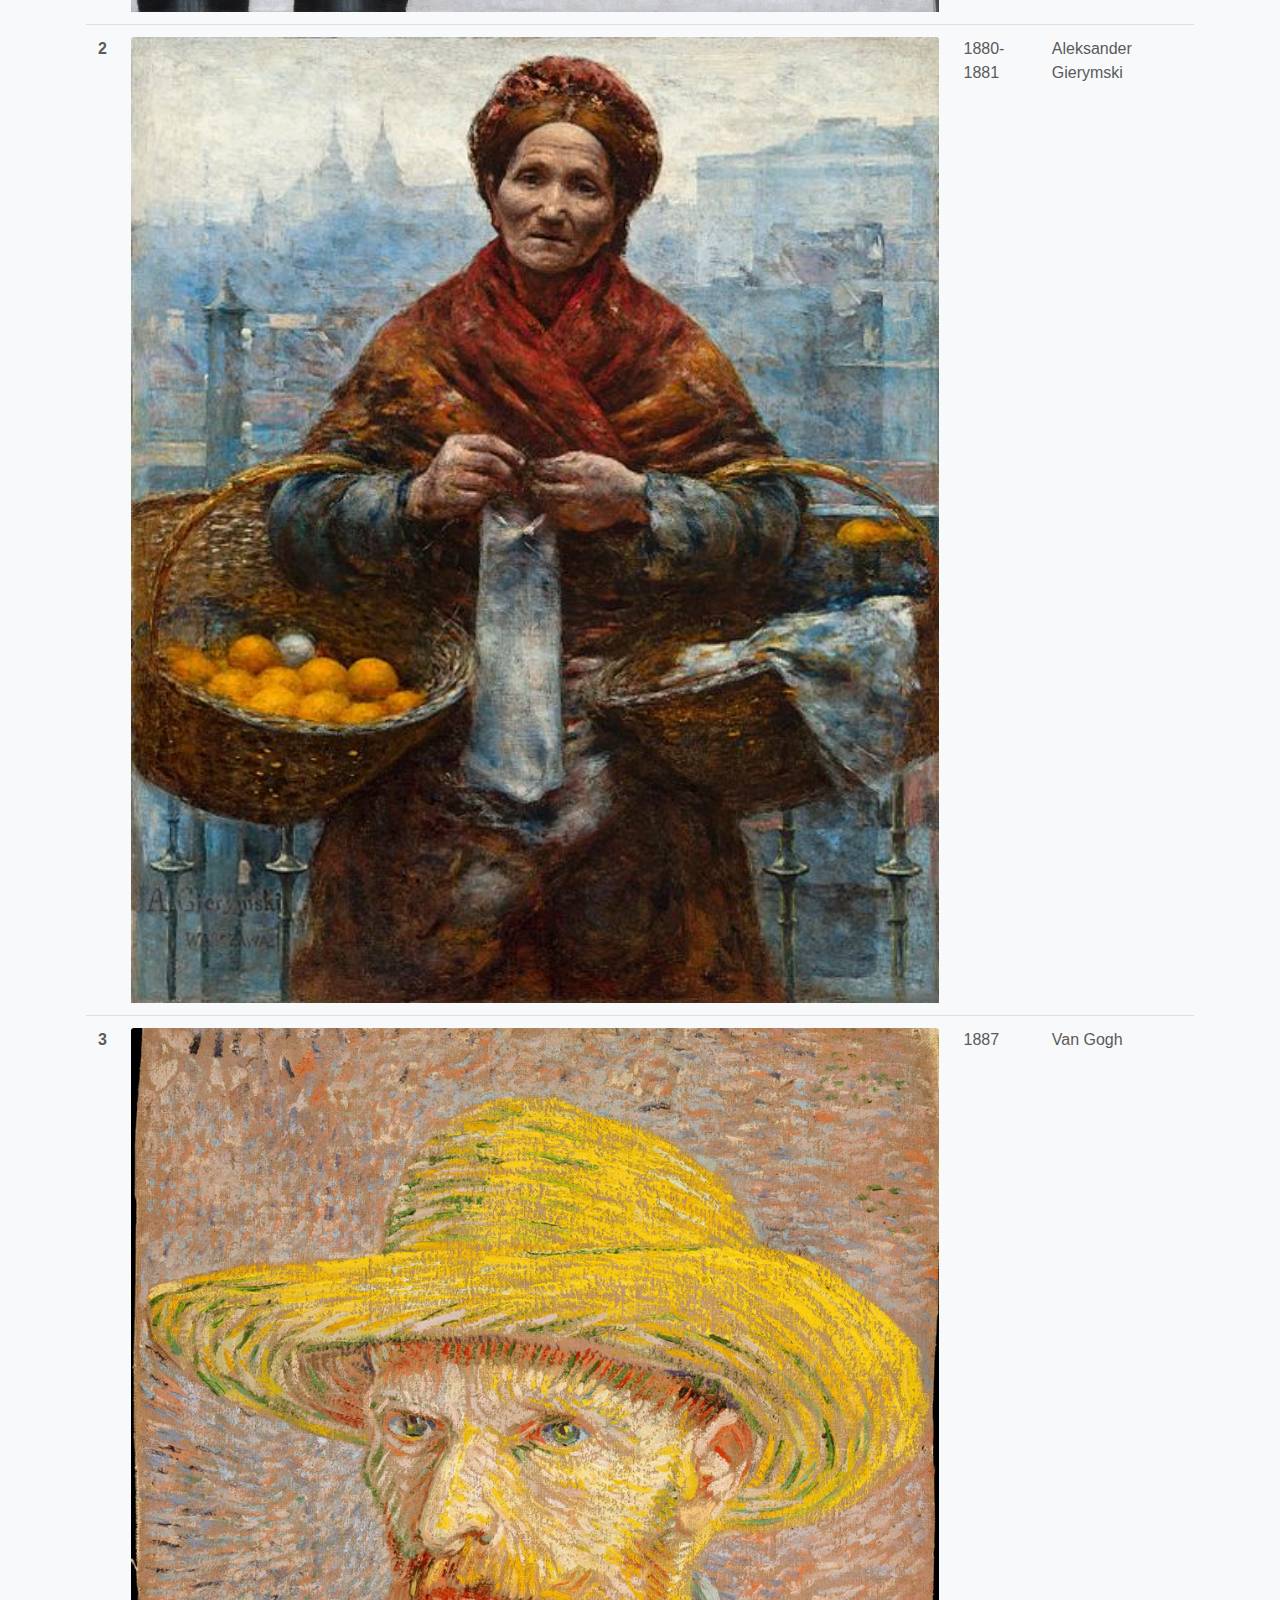
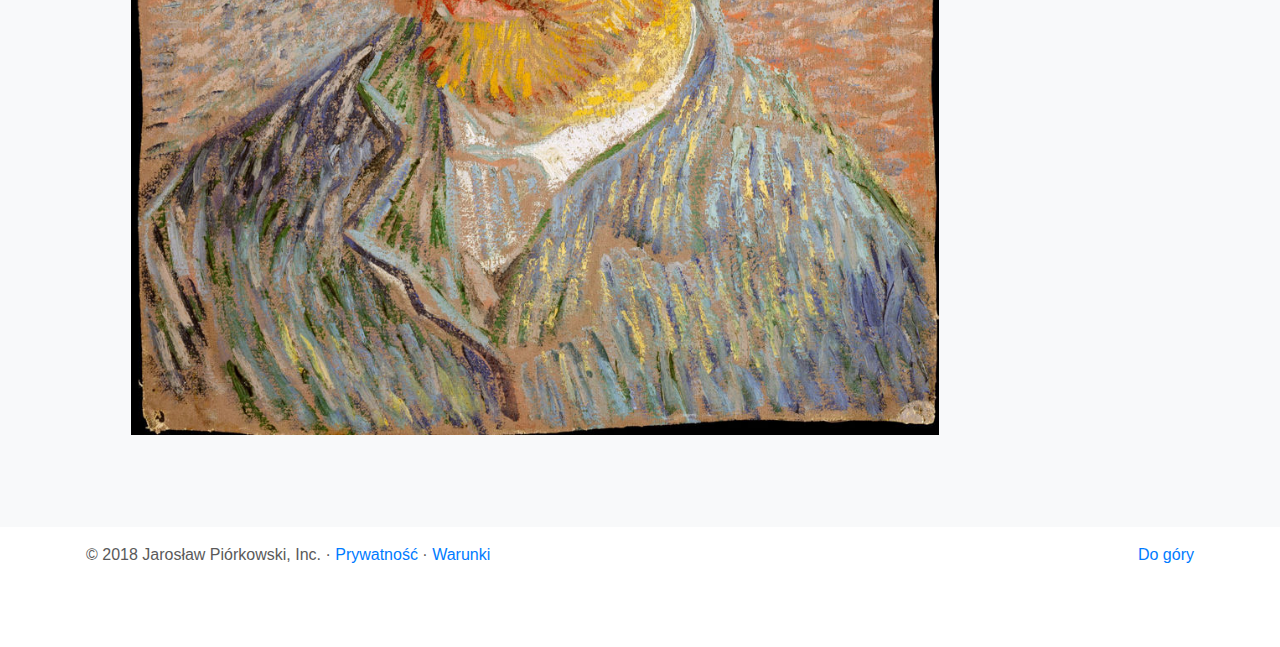
<file: zdjecia.html>
<!doctype html>
<html lang="en">
  <head>
    <meta charset="utf-8">
    <meta name="viewport" content="width=device-width, initial-scale=1, shrink-to-fit=no">
    <meta name="description" content="">
    <meta name="author" content="Jarosław Piórkowski">
    <link rel="icon" href="favicon.ico">

    <title>Galeria</title>

    <!-- Bootstrap core CSS -->
    <link href="dist/css/bootstrap.min.css" rel="stylesheet">

    <!-- Custom styles for this template -->
    <link href="assets/css/carousel.css" rel="stylesheet">
    <link href="assets/css/album.css" rel="stylesheet">
    <link href="assets/css/modal_login.css" rel="stylesheet">
  </head>
  <body>

    <header>
      <nav class="navbar navbar-expand-lg navbar-dark fixed-top bg-dark">
        <a class="navbar-brand" href="index.html">Strona główna</a>
        <button class="navbar-toggler" type="button" data-toggle="collapse" data-target="#navbarCollapse" aria-controls="navbarCollapse" aria-expanded="false" aria-label="Toggle navigation">
          <span class="navbar-toggler-icon"></span>
        </button>
        <div class="collapse navbar-collapse" id="navbarCollapse">
          <ul class="navbar-nav mr-auto">
            <li class="nav-item">
              <a class="nav-link" href="index.html">Główna</a>
            </li>
            <li class="nav-item">
              <a class="nav-link" href="o_autorze.html">O autorze</a>
            </li>
			<li class="nav-item">
              <a class="nav-link" href="artykuly.html">Artykuły</a>
            </li>
			<li class="nav-item active">
              <a class="nav-link" href="zdjecia.html">Zdjecia</a>
            </li>
			<li class="nav-item">
              <a class="nav-link" href="kontakt.html">Kontakt<span class="sr-only">(current)</span></a>
            </li>
          </ul>
        <!-- Button to open the modal login form -->
		<button onclick="document.getElementById('id01').style.display='block'">Login</button>

			<!-- The Modal -->
			<div id="id01" class="modal">
			  <span onclick="document.getElementById('id01').style.display='none'"
			class="close" title="Close Modal">&times;</span>

			  <!-- Modal Content -->
			  <form class="modal-content animate" action="/action_page.php">

				<div class="container vertical-center">
				  <label for="uname"><b>Username</b></label>
				  <input type="text" placeholder="Enter Username" name="uname" required><br>

				  <label for="psw"><b>Password</b></label>
				  <input type="password" placeholder="Enter Password" name="psw" required><br>

				  <p><button type="submit" OnClick="return wezZaloguj()">Login</button>
				  <label>
					<input type="checkbox" checked="checked" name="remember"> Remember me
				  </label>
				</div>

				<div class="container" style="background-color:#f1f1f1">
				  <button type="button" onclick="document.getElementById('id01').style.display='none'" class="cancelbtn">Cancel</button>
				  <span class="psw">Forgot <a href="#">password?</a></span>
				</div>
			  </form>
			</div> 
        </div>
      </nav>
    </header>

	<!-- MAIN -->

    <main role="main">
	
      <section class="jumbotron text-center">
        <div class="container">
          <h1 class="jumbotron-heading">Album</h1>
          <p class="lead text-muted">Jakiś tekst, który nam mówi co jest na stronie.</p>
		  <a class="nav-link" href="zdjecia2.html">
			<button type="button" class="btn btn-secondary btn-sm">Wersja alternatywna</button>
		  </a>
        </div>
      </section>

      <div class="album py-5 bg-light">
        <div class="container">

          <table class="table table-hover">
				<thead>
					<tr>
					  <th scope="col">#</th>
					  <th scope="col">Obraz</th>
					  <th scope="col">Data</th>
					  <th scope="col">Autor</th>
					</tr>
				</thead>
			    <tbody>
					<tr>
						<th scope="row">1</th>
						<td> <a target="_blank" href="photo/gallery1.jpg">
								<img class="card-img-top" src="photo/gallery1.jpg" alt="Card image cap" style="object-fit:cover;">
							</a></td>
						<td>1949</td>
						<td>Andrzej Wróblewski</td>
					</tr>
					<tr>
						<th scope="row">2</th>
						<td> <a target="_blank" href="photo/gallery2.jpg">
								<img class="card-img-top" src="photo/gallery2.jpg" alt="Card image cap" style="object-fit:cover;">
							</a></td>
						<td>1880-1881</td>
						<td>Aleksander Gierymski</td>
					</tr>
					<tr>
						<th scope="row">3</th>
						<td> <a target="_blank" href="photo/gallery3.jpg">
								<img class="card-img-top" src="photo/gallery3.jpg" alt="Card image cap" style="object-fit:cover;">
							</a></td>
						<td>1887</td>
						<td>Van Gogh</td>
					</tr>
			    </tbody>
			</table>
        </div>
      </div>
	
	<!-- FOOTER -->
      <footer class="container">
        <p class="float-right"><a href="#">Do góry</a></p>
        <p>&copy; 2018 Jarosław Piórkowski, Inc. &middot; <a href="#">Prywatność</a> &middot; <a href="#">Warunki</a></p>
      </footer>
	
    </main>
	
	

    <!-- Bootstrap core JavaScript
    ================================================== -->
    <!-- Placed at the end of the document so the pages load faster -->
    <script src="https://code.jquery.com/jquery-3.3.1.slim.min.js" integrity="sha384-q8i/X+965DzO0rT7abK41JStQIAqVgRVzpbzo5smXKp4YfRvH+8abtTE1Pi6jizo" crossorigin="anonymous"></script>
    <script>window.jQuery || document.write('<script src="../../assets/js/vendor/jquery-slim.min.js"><\/script>')</script>
    <script src="assets/js/vendor/popper.min.js"></script>
    <script src="dist/js/bootstrap.min.js"></script>
	<script src="assets/js/javascript.js"></script>
  </body>
</html>
</file>
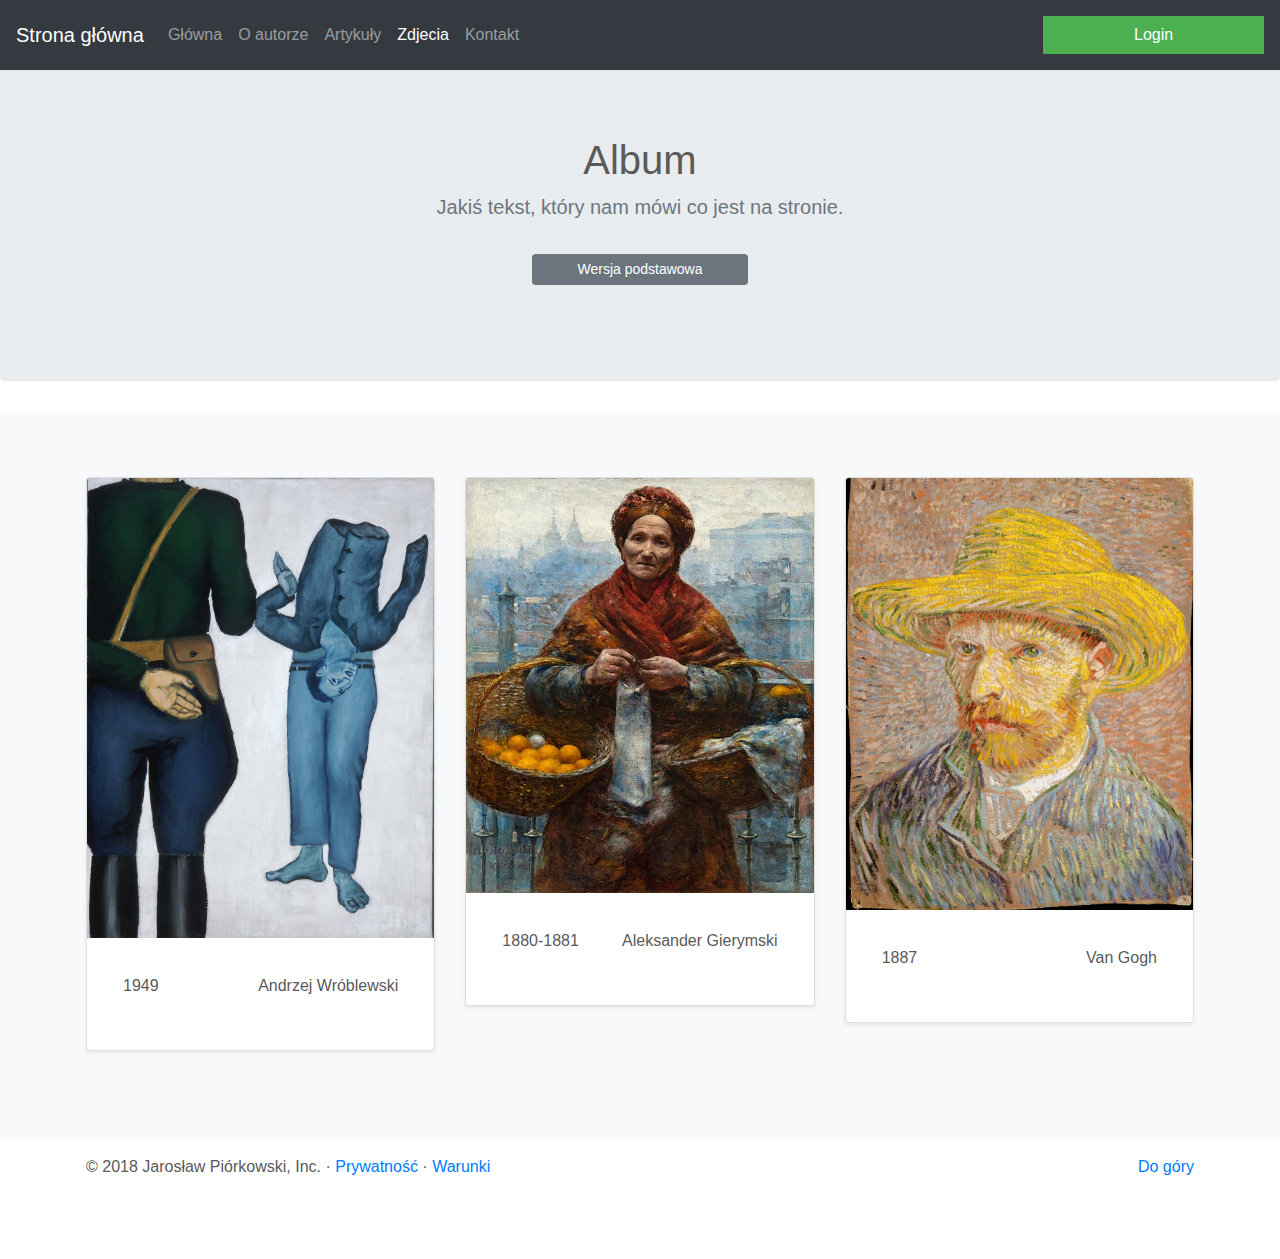
<file: zdjecia2.html>
<!doctype html>
<html lang="en">
  <head>
    <meta charset="utf-8">
    <meta name="viewport" content="width=device-width, initial-scale=1, shrink-to-fit=no">
    <meta name="description" content="">
    <meta name="author" content="Jarosław Piórkowski">
    <link rel="icon" href="favicon.ico">

    <title>Galeria alt</title>

    <!-- Bootstrap core CSS -->
    <link href="dist/css/bootstrap.min.css" rel="stylesheet">

    <!-- Custom styles for this template -->
    <link href="assets/css/carousel.css" rel="stylesheet">
    <link href="assets/css/album.css" rel="stylesheet">
    <link href="assets/css/modal_login.css" rel="stylesheet">
  </head>
  <body>

    <header>
      <nav class="navbar navbar-expand-lg navbar-dark fixed-top bg-dark">
        <a class="navbar-brand" href="index.html">Strona główna</a>
        <button class="navbar-toggler" type="button" data-toggle="collapse" data-target="#navbarCollapse" aria-controls="navbarCollapse" aria-expanded="false" aria-label="Toggle navigation">
          <span class="navbar-toggler-icon"></span>
        </button>
        <div class="collapse navbar-collapse" id="navbarCollapse">
          <ul class="navbar-nav mr-auto">
            <li class="nav-item">
              <a class="nav-link" href="index.html">Główna</a>
            </li>
            <li class="nav-item">
              <a class="nav-link" href="o_autorze.html">O autorze</a>
            </li>
			<li class="nav-item">
              <a class="nav-link" href="artykuly.html">Artykuły</a>
            </li>
			<li class="nav-item active">
              <a class="nav-link" href="zdjecia.html">Zdjecia</a>
            </li>
			<li class="nav-item">
              <a class="nav-link" href="kontakt.html">Kontakt<span class="sr-only">(current)</span></a>
            </li>
          </ul>
        <!-- Button to open the modal login form -->
		<button onclick="document.getElementById('id01').style.display='block'">Login</button>

			<!-- The Modal -->
			<div id="id01" class="modal">
			  <span onclick="document.getElementById('id01').style.display='none'"
			class="close" title="Close Modal">&times;</span>

			  <!-- Modal Content -->
			  <form class="modal-content animate" action="/action_page.php">

				<div class="container vertical-center">
				  <label for="uname"><b>Username</b></label>
				  <input type="text" placeholder="Enter Username" name="uname" required><br>

				  <label for="psw"><b>Password</b></label>
				  <input type="password" placeholder="Enter Password" name="psw" required><br>

				  <p><button type="submit" OnClick="return wezZaloguj()">Login</button>
				  <label>
					<input type="checkbox" checked="checked" name="remember"> Remember me
				  </label>
				</div>

				<div class="container" style="background-color:#f1f1f1">
				  <button type="button" onclick="document.getElementById('id01').style.display='none'" class="cancelbtn">Cancel</button>
				  <span class="psw">Forgot <a href="#">password?</a></span>
				</div>
			  </form>
			</div> 
        </div>
      </nav>
    </header>

	<!-- MAIN -->

    <main role="main">

      <section class="jumbotron text-center">
        <div class="container">
          <h1 class="jumbotron-heading">Album</h1>
          <p class="lead text-muted">Jakiś tekst, który nam mówi co jest na stronie.</p>
		  <a class="nav-link" href="zdjecia.html">
			<button type="button" class="btn btn-secondary btn-sm">Wersja podstawowa</button>
		  </a>
        </div>
      </section>

      <div class="album py-5 bg-light">
        <div class="container">

          <div class="row">
            <div class="col-md-4">
              <div class="card mb-4 shadow-sm">
				<a target="_blank" href="photo/gallery1.jpg">
					<img class="card-img-top" src="photo/gallery1.jpg" alt="Card image cap" style="object-fit:cover;">
				</a>
                <div class="card-body">
                  <div class="container">
					<p class="float-right">Andrzej Wróblewski</p>
					<p>1949</p>
					</div>
                  <div class="d-flex justify-content-between align-items-center">
                  </div>
                </div>
              </div>
            </div>
            <div class="col-md-4">
              <div class="card mb-4 shadow-sm">
				<a target="_blank" href="photo/gallery2.jpg">
					<img class="card-img-top" src="photo/gallery2.jpg" alt="Card image cap" style="object-fit:cover;">
                </a>
				<div class="card-body">
                  <div class="container">
					<p class="float-right">Aleksander Gierymski</p>
					<p>1880-1881</p>
				  </div>
                  <div class="d-flex justify-content-between align-items-center">
                  </div>
                </div>
              </div>
            </div>
            <div class="col-md-4">
              <div class="card mb-4 shadow-sm">
				<a target="_blank" href="photo/gallery3.jpg">
					<img class="card-img-top" src="photo/gallery3.jpg" alt="Card image cap" style="object-fit:cover;">
                </a>
				<div class="card-body">
                  <div class="container">
					<p class="float-right">Van Gogh</p>
					<p>1887</p>
				  </div>
                  <div class="d-flex justify-content-between align-items-center">
                  </div>
                </div>
              </div>
            </div>
          </div>
        </div>
      </div>
	
	<!-- FOOTER -->
      <footer class="container">
        <p class="float-right"><a href="#">Do góry</a></p>
        <p>&copy; 2018 Jarosław Piórkowski, Inc. &middot; <a href="#">Prywatność</a> &middot; <a href="#">Warunki</a></p>
      </footer>
	
    </main>
	
	

    <!-- Bootstrap core JavaScript
    ================================================== -->
    <!-- Placed at the end of the document so the pages load faster -->
    <script src="https://code.jquery.com/jquery-3.3.1.slim.min.js" integrity="sha384-q8i/X+965DzO0rT7abK41JStQIAqVgRVzpbzo5smXKp4YfRvH+8abtTE1Pi6jizo" crossorigin="anonymous"></script>
    <script>window.jQuery || document.write('<script src="../../assets/js/vendor/jquery-slim.min.js"><\/script>')</script>
    <script src="assets/js/vendor/popper.min.js"></script>
    <script src="dist/js/bootstrap.min.js"></script>
	<script src="assets/js/javascript.js"></script>
  </body>
</html>
</file>
<file: assets/css/carousel.css>
/* GLOBAL STYLES
-------------------------------------------------- */
/* Padding below the footer and lighter body text */

body {
  width: 100%; 
  padding-top: 3.5rem;
  padding-bottom: 3rem;/* 
  padding-left: 1rem;
  padding-right: 1rem; */
  color: #5a5a5a;
}

ul.a {
    list-style-type: circle;
}


/* CUSTOMIZE THE CAROUSEL
-------------------------------------------------- */

/* Carousel base class */
.carousel {
  margin-bottom: 4rem;
}
/* Since positioning the image, we need to help out the caption */
.carousel-caption {
  bottom: 3rem;
  z-index: 10;
}

/* Declare heights because of positioning of img element */
.carousel-item {
  height: 32rem;
  background-color: #777;
}
.carousel-item > img {
  position: absolute;
  top: 0;
  left: 0;
  min-width: 100%;
  height: 32rem;
}


/* MARKETING CONTENT
-------------------------------------------------- */

/* Center align the text within the three columns below the carousel */
.marketing .col-lg-4 {
  margin-bottom: 1.5rem;
  text-align: center;
}
.marketing h2 {
  font-weight: 400;
}
.marketing .col-lg-4 p {
  margin-right: .75rem;
  margin-left: .75rem;
}


/* Featurettes
------------------------- */

.featurette-divider {
  margin: 5rem 0; /* Space out the Bootstrap <hr> more */
}

/* Thin out the marketing headings */
.featurette-heading {
  font-weight: 300;
  line-height: 1;
  letter-spacing: -.05rem;
}


/* RESPONSIVE CSS
-------------------------------------------------- */

@media (min-width: 40em) {
  /* Bump up size of carousel content */
  .carousel-caption p {
    margin-bottom: 1.25rem;
    font-size: 1.25rem;
    line-height: 1.4;
  }

  .featurette-heading {
    font-size: 50px;
  }
}

.featurette > img {
  position: relative;
  top: 0;
  left: 0;
  min-width: 100%;
  height: 20rem;
}

@media (min-width: 62em) {
  .featurette-heading {
    margin-top: 1rem;
	margin-left: 0rem;
  }
}
</file>
<file: assets/css/modal_login.css>
/* Bordered form */
form {
  border: 3px solid #f1f1f1;
}

/* Full-width inputs */
input[type=text], input[type=password] {
  width: 100%;
  padding: 12px 20px;
  margin: 8px 0;
  display: inline-block;
  border: 1px solid #ccc;
  box-sizing: border-box;
}

/* Set a style for all buttons */
button {
  background-color: #4CAF50;
  color: white;
  padding: 7px 10px;
  margin: 8px 0;
  border: none;
  cursor: pointer;
  width: 20%;
}

/* Add a hover effect for buttons */
button:hover {
  opacity: 0.8;
}

/* Extra style for the cancel button (red) */
.cancelbtn {
  width: auto;
  padding: 10px 18px;
  background-color: #f44336;
}

/* Center the avatar image inside this container */
.imgcontainer {
  text-align: center;
  margin: 24px 0 12px 0;
}

/* Avatar image */
img.avatar {
  width: 40%;
  border-radius: 50%;
}

/* Add padding to containers */
.container {
  padding: 16px;
}

/* The "Forgot password" text */
span.psw {
  float: right;
  padding-top: 16px;
}

/* Change styles for span and cancel button on extra small screens */
@media screen and (max-width: 300px) {
  span.psw {
    display: block;
    float: none;
  }
  .cancelbtn {
    width: 100%;
  }
} 

.modal {
  display: none; /* Hidden by default */
  position: fixed; /* Stay in place */
  z-index: 1; /* Sit on top */
  left: 0;
  top: 0;
  width: 100%; /* Full width */
  height: 100%; /* Full height */
  overflow: auto; /* Enable scroll if needed */
  background-color: rgb(0,0,0); /* Fallback color */
  background-color: rgba(0,0,0,0.4); /* Black w/ opacity */
  padding-top: 60px;
}

/* Modal Content/Box */
.modal-content {
  background-color: #fefefe;
  margin: 5px auto; /* 15% from the top and centered */
  border: 1px solid #888;
  width: 80%; /* Could be more or less, depending on screen size */
}

/* The Close Button */
.close {
  /* Position it in the top right corner outside of the modal */
  position: absolute;
  right: 25px;
  top: 0;
  color: #000;
  font-size: 35px;
  font-weight: bold;
}

/* Close button on hover */
.close:hover,
.close:focus {
  color: red;
  cursor: pointer;
}

/* Add Zoom Animation */
.animate {
  -webkit-animation: animatezoom 0.6s;
  animation: animatezoom 0.6s
}

@-webkit-keyframes animatezoom {
  from {-webkit-transform: scale(0)}
  to {-webkit-transform: scale(1)}
}

@keyframes animatezoom {
  from {transform: scale(0)}
  to {transform: scale(1)}
}

#myVideo {
  position: fixed;
  right: 0;
  bottom: 0;
  min-width: 100%;
  min-height: 100%;
}

/* Add some content at the bottom of the video/page */
.content {
  position: fixed;
  bottom: 0;
  background: rgba(0, 0, 0, 0.5);
  color: #f1f1f1;
  width: 100%;
  padding: 20px;
}
</file>
<file: assets/css/comment.css>
.pb-cmnt-container {
        font-family: Lato;
        margin-top: 1rem;
		padding-left: 1rem;
    }

    .pb-cmnt-textarea {
        resize: none;
        padding: 1rem;
        height: 130px;
        width: 100%;
        border: 1px solid #F2F2F2;
    }
</file>
<file: assets/css/album.css>
.gallery {
    border: 1px solid #ccc;
}

.gallery:hover {
    border: 1px solid #777;
}

.polaroid {
  width: 100%;
  background-color: white;
  box-shadow: 0 4px 8px 0 rgba(0, 0, 0, 0.2), 0 6px 20px 0 rgba(0, 0, 0, 0.19);
  margin-bottom: 25px;
}

.polaroid-item > img {
  width: 100%;
}


* {
    box-sizing: border-box;
}

.responsive {
    padding: 0 6px;
    float: left;
    width: 33.33332%;
}

@media only screen and (max-width: 700px) {
    .responsive {
        width: 49.99999%;
        margin: 6px 0;
    }
}

@media only screen and (max-width: 500px) {
    .responsive {
        width: 100%;
    }
}

.clearfix:after {
    content: "";
    display: table;
    clear: both;
}
</file>
